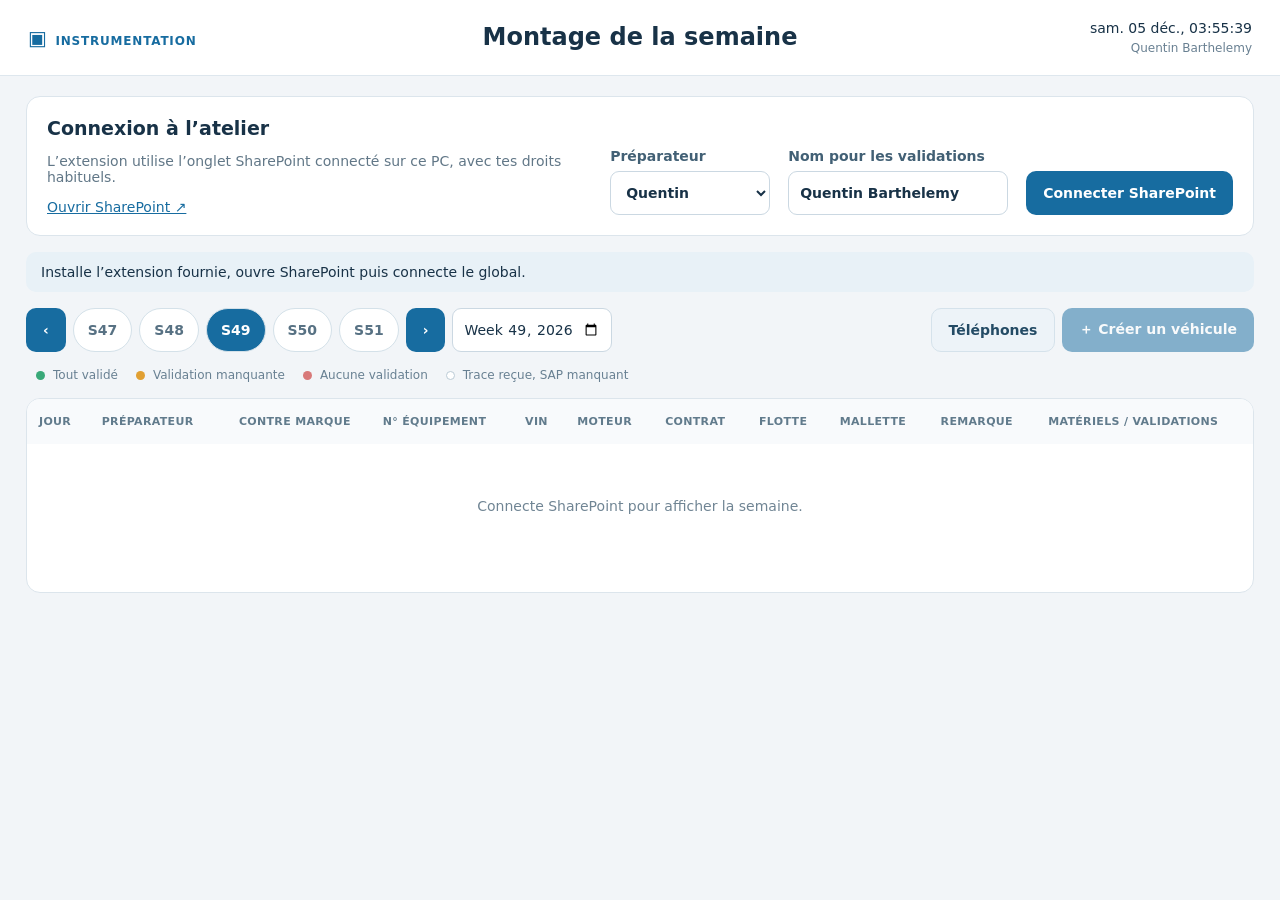
<file: global-web/index.html>
<!doctype html>
<html lang="fr"><head><meta charset="utf-8"><meta name="viewport" content="width=device-width,initial-scale=1"><meta name="referrer" content="no-referrer"><title>Instrumentation · Global</title><link rel="stylesheet" href="style.css"></head>
<body><header><div class="brand">▣ <span>INSTRUMENTATION</span></div><h1>Montage de la semaine</h1><div class="clock"><time id="clock"></time><span id="who"></span></div></header>
<main><section class="connection" id="setup"><div><h2>Connexion à l’atelier</h2><p>L’extension utilise l’onglet SharePoint connecté sur ce PC, avec tes droits habituels.</p><a href="https://shiftup.sharepoint.com/sites/Instrumentationpigeur" target="_blank" rel="noopener">Ouvrir SharePoint ↗</a></div><label>Préparateur<select id="operator"><option value="QUENTIN">Quentin</option><option value="LUCAS">Lucas</option><option value="THEO">Théo</option></select></label><label>Nom pour les validations<input id="fullName" value="Quentin Barthelemy" maxlength="80"></label><button id="connect">Connecter SharePoint</button></section>
<div id="status" role="status">Installe l’extension fournie, ouvre SharePoint puis connecte le global.</div>
<nav><div class="week-nav"><button id="prev" aria-label="Semaine précédente">‹</button><div id="weeks"></div><button id="next" aria-label="Semaine suivante">›</button><input id="week" type="week" aria-label="Choisir une semaine"></div><div class="actions"><button class="secondary" id="relayButton">Téléphones</button><button id="new" disabled>＋ Créer un véhicule</button></div></nav>
<div class="legend"><span class="dot green"></span>Tout validé <span class="dot amber"></span>Validation manquante <span class="dot red"></span>Aucune validation <span class="dot white"></span>Trace reçue, SAP manquant</div>
<div class="workspace"><section class="table-box"><div class="table-scroll"><table><thead><tr><th>Jour</th><th>Préparateur</th><th class="cm">Contre marque</th><th>N° équipement</th><th>VIN</th><th>Moteur</th><th>Contrat</th><th>Flotte</th><th>Mallette</th><th>Remarque</th><th>Matériels / validations</th></tr></thead><tbody id="rows"></tbody></table></div><p id="empty">Connecte SharePoint pour afficher la semaine.</p><footer><span id="count"></span><span id="sync"></span></footer></section><aside id="detail" hidden><button id="closeDetail" class="icon" aria-label="Fermer la fiche">×</button><div id="detailContent"></div></aside></div></main>
<dialog id="createDialog"><form id="createForm"><div class="dialog-head"><h2 id="formTitle">Créer un véhicule</h2><button type="button" data-close="createDialog" class="icon">×</button></div><div class="form-grid">
<label>Jour de montage<input id="date" type="date" required></label><label>Préparateur<select id="preparer"><option value="QUENTIN">Quentin</option><option value="LUCAS">Lucas</option><option value="THEO">Théo</option></select></label><label>Contre marque<input id="cm" maxlength="80" required></label><label>Numéro équipement<input id="equip" maxlength="255"></label><label>VIN<input id="vin" maxlength="255"></label><label>Moteur<input id="engine" maxlength="255"></label><label>Contrat<input id="contract" maxlength="255"></label><label>Flotte<input id="fleet" maxlength="255"></label><label class="wide">Remarque<textarea id="remark" maxlength="4000" rows="2"></textarea></label></div>
<div class="mode"><button type="button" id="manualMode" class="active secondary">✎ Manuel</button><button type="button" id="scanMode" class="secondary">▣ Scan téléphone</button></div>
<section id="manualFields"><label>Numéro de mallette<input id="manualCase" maxlength="255"></label><label>Code matériel</label><div class="inline"><input id="materialCode" maxlength="255" placeholder="Code référencé dans le stock"><button id="addMaterial" type="button" aria-label="Ajouter le matériel">＋</button></div><ul id="materialList"></ul></section>
<section id="scanFields" hidden><p>Le véhicule est enregistré avant l’envoi. Le téléphone reçoit sa contre marque ; il scanne puis valide le lot.</p><label>Envoyer à<select id="target"><option value="QUENTIN">Quentin</option><option value="LUCAS">Lucas</option><option value="THEO">Théo</option></select></label><p class="note">Ouvre le lien privé correspondant sur le téléphone et garde la page affichée.</p></section>
<p id="formStatus" role="status"></p><div class="dialog-actions"><button type="button" data-close="createDialog" class="secondary">Annuler</button><button id="saveVehicle" type="submit">Créer le véhicule</button></div></form></dialog>
<dialog id="relayDialog"><div class="dialog-head"><h2>Téléphones de l’atelier</h2><button data-close="relayDialog" class="icon">×</button></div><p>Une liaison privée par prénom. Elle reste utilisable 24 heures pour plusieurs véhicules.</p><label>Adresse du relais<input id="relayUrl" type="url" value="https://instrumentation-scan-relais.instrumentation-qb-2026.workers.dev"></label><label>Code privé ACCESS_KEY<input id="relayKey" type="password" autocomplete="off"></label><div id="phones"></div><p id="relayStatus" role="status"></p><textarea id="phoneLink" readonly hidden aria-label="Lien privé à ouvrir sur le téléphone"></textarea></dialog>
<dialog id="validationDialog"><form id="validationForm"><div class="dialog-head"><h2 id="validationTitle">Confirmer la validation</h2><button type="button" data-close="validationDialog" class="icon">×</button></div><p id="validationVehicle"></p><label>Initiales<input id="initials" required maxlength="8" pattern="[A-Za-zÀ-ÿ]{1,8}"></label><p>Cette validation sera enregistrée dans SharePoint avec la date et tes initiales.</p><p id="validationStatus" role="status"></p><button id="confirmValidation">Confirmer</button></form></dialog>
<script src="workflow.js"></script><script src="sp-api.js"></script><script src="logic.js"></script><script src="app.js"></script></body></html>
</file>
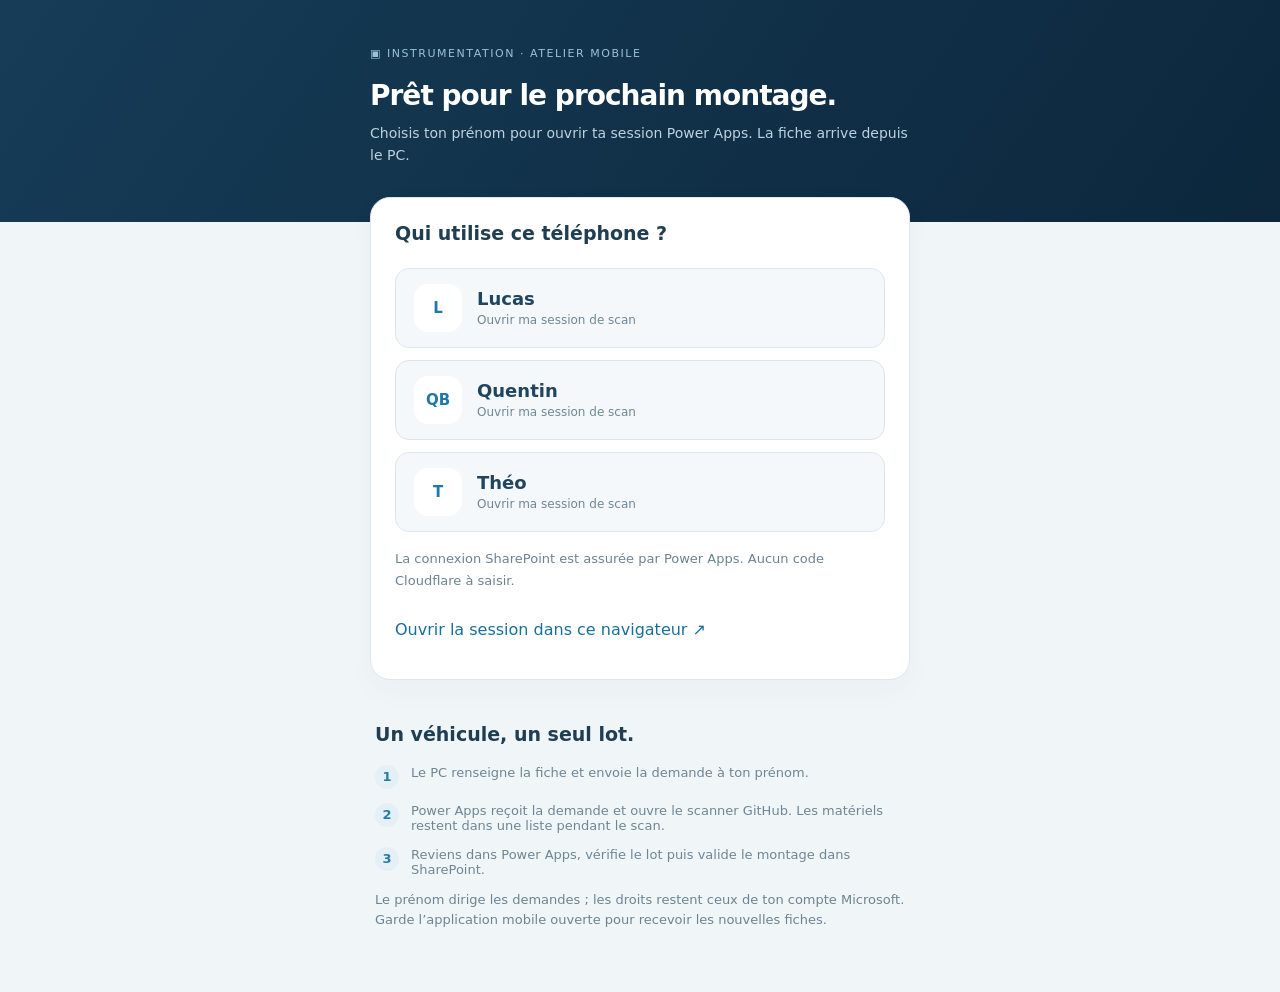
<file: mobile.html>
<!doctype html><html lang="fr"><head><meta charset="utf-8"><meta name="viewport" content="width=device-width,initial-scale=1,viewport-fit=cover"><meta name="theme-color" content="#102e45"><title>Instrumentation · Atelier mobile</title><style>*{box-sizing:border-box}body{margin:0;font:16px system-ui;color:#203e52;background:#f0f5f8}header{background:linear-gradient(125deg,#163c57,#0c273c);padding:42px 24px 55px;color:white}header div{max-width:540px;margin:auto}header small{letter-spacing:.14em;font-size:11px;color:#9bc1d9}h1{font-size:28px;font-weight:650;letter-spacing:-.035em;margin:18px 0 10px}p{line-height:1.6;color:#6c8393}header p{color:#bdd1df;font-size:14px;margin:0}main{padding:0 20px 30px;max-width:580px;margin:auto}.card{padding:24px;background:white;border:1px solid #dce7ef;border-radius:20px;box-shadow:0 10px 30px #12314a08;margin-top:-25px}h2{font-size:19px;margin:0}.names{display:grid;gap:12px;margin:24px 0 16px}button{font:inherit;min-height:80px;border:1px solid #d9e6ef;border-radius:14px;display:flex;align-items:center;gap:15px;text-align:left;padding:15px 18px;background:#f4f8fb;color:#20455e;cursor:pointer}button span{width:48px;height:48px;display:grid;place-items:center;border-radius:14px;background:white;font-size:15px;font-weight:750;color:#2078a8}button strong{font-size:18px;font-weight:650}button small{display:block;color:#6e8798;font-size:12px;margin-top:4px}a{color:#176f9f;text-decoration:none}.note{font-size:13px}.bottom{margin-top:25px;padding:18px 5px}.steps{display:grid;gap:14px;margin-top:20px}.steps div{display:flex;gap:12px;font-size:13px;color:#6e8595}.steps b{width:24px;height:24px;border-radius:50%;background:#e5f0f6;color:#277ca5;display:grid;place-items:center;flex-shrink:0}#fallback{display:block;padding:12px 0;line-height:1.6}#status{font-size:13px;line-height:1.7}@media(max-width:380px){header{padding:32px 20px 48px}.card{padding:20px}h1{font-size:25px}}</style></head><body><header><div><small>▣ INSTRUMENTATION · ATELIER MOBILE</small><h1>Prêt pour le prochain montage.</h1><p>Choisis ton prénom pour ouvrir ta session Power Apps. La fiche arrive depuis le PC.</p></div></header><main><section class="card"><h2>Qui utilise ce téléphone ?</h2><div class="names"><button data-person="LUCAS"><span>L</span><div><strong>Lucas</strong><small>Ouvrir ma session de scan</small></div></button><button data-person="QUENTIN"><span>QB</span><div><strong>Quentin</strong><small>Ouvrir ma session de scan</small></div></button><button data-person="THEO"><span>T</span><div><strong>Théo</strong><small>Ouvrir ma session de scan</small></div></button></div><p id="status" role="status">La connexion SharePoint est assurée par Power Apps. Aucun code Cloudflare à saisir.</p><a id="fallback" hidden>Ouvrir la session dans ce navigateur ↗</a></section><section class="bottom"><h2>Un véhicule, un seul lot.</h2><div class="steps"><div><b>1</b><span>Le PC renseigne la fiche et envoie la demande à ton prénom.</span></div><div><b>2</b><span>Power Apps reçoit la demande et ouvre le scanner GitHub. Les matériels restent dans une liste pendant le scan.</span></div><div><b>3</b><span>Reviens dans Power Apps, vérifie le lot puis valide le montage dans SharePoint.</span></div></div><p class="note">Le prénom dirige les demandes ; les droits restent ceux de ton compte Microsoft. Garde l’application mobile ouverte pour recevoir les nouvelles fiches.</p></section></main><script>'use strict';const APP='e62876c3-7682-44d7-8c22-82b482702cc8',TENANT='d852d5cd-724c-4128-8812-ffa5db3f8507';document.querySelectorAll('[data-person]').forEach(button=>button.onclick=()=>{const person=button.dataset.person,p=new URLSearchParams({tenantId:TENANT,scanStation:person,restartApp:'true'}),web=new URL('https://apps.powerapps.com/play/e/default-'+TENANT+'/a/'+APP);web.search=new URLSearchParams({tenantId:TENANT,scanStation:person});const fallback=document.getElementById('fallback');fallback.href=web.href;fallback.hidden=false;document.getElementById('status').textContent='Ouverture de la session '+person+'. Si Power Apps ne s’ouvre pas, utilise le lien ci-dessous.';location.href='ms-apps:///providers/Microsoft.PowerApps/apps/'+APP+'?'+p});</script></body></html>
</file>
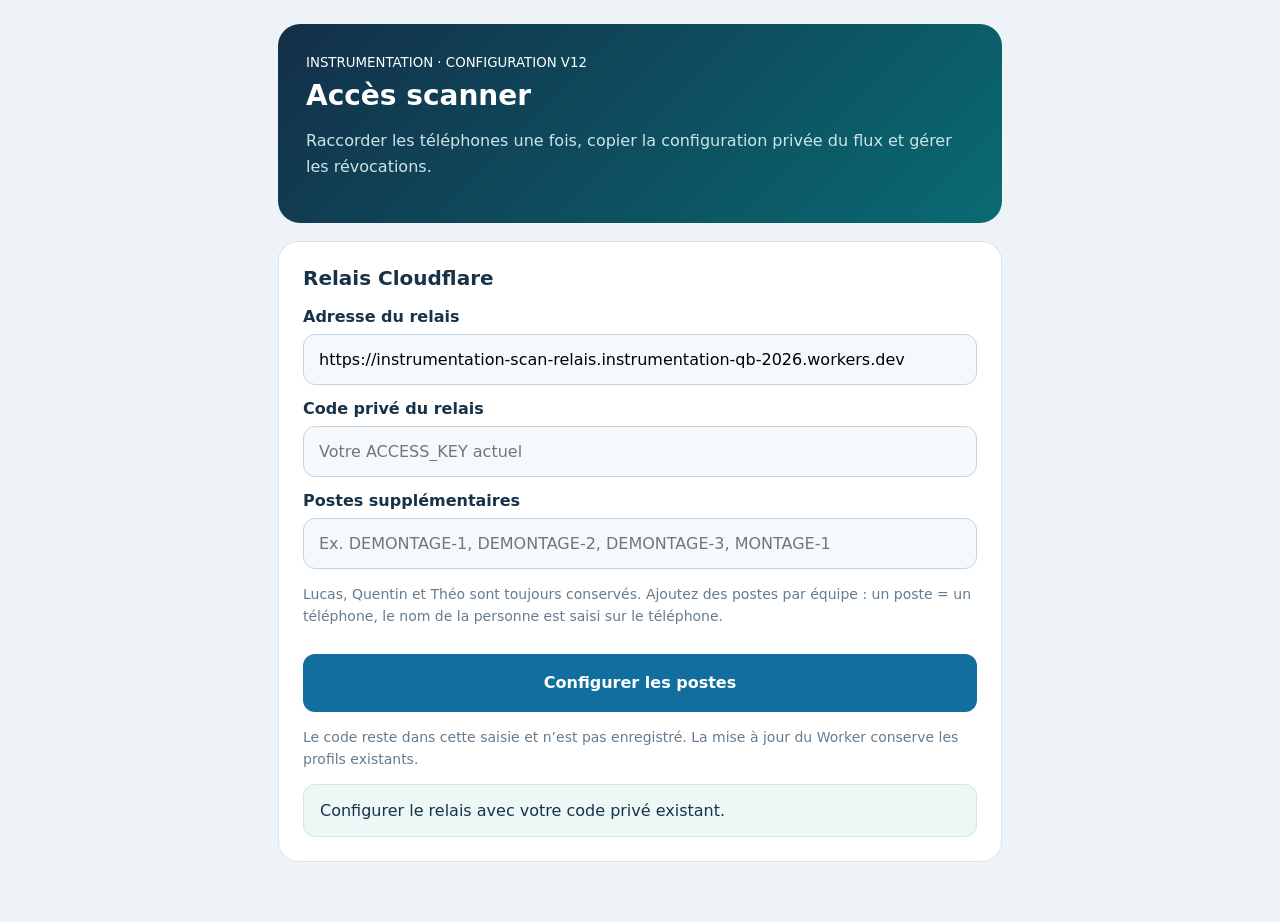
<file: scan-relais/acces-scanner.html>
<!doctype html><html lang="fr"><head><meta charset="utf-8"><meta name="viewport" content="width=device-width,initial-scale=1"><meta name="referrer" content="no-referrer"><title>Accès scanner — Instrumentation</title><style>*{box-sizing:border-box}body{margin:0;background:#eef3f8;color:#173249;font:16px system-ui,sans-serif}main{max-width:760px;margin:auto;padding:24px 18px 60px}header{background:linear-gradient(135deg,#132f49,#096b72);color:#fff;padding:28px;border-radius:22px}header p{color:#cee4e9;line-height:1.6}h1{margin:8px 0;font-size:28px}section{background:white;border:1px solid #d8e4ed;border-radius:20px;padding:24px;margin-top:18px}h2{font-size:20px;margin-top:0}label{display:block;margin:14px 0 8px;font-weight:650}input,textarea,button{font:inherit;width:100%;padding:15px;border-radius:12px;border:1px solid #c4d4e0}input{background:#f6f9fb;min-width:0}button{border:0;background:#116e9e;color:white;font-weight:750;min-height:58px;margin-top:12px;cursor:pointer}button:disabled{opacity:.45}.secondary{background:#eaf2f7;color:#21445c}.danger{background:#fff0f1;color:#b94150}.note{font-size:14px;line-height:1.6;color:#657c8f}#status{white-space:pre-wrap;overflow-wrap:anywhere;padding:16px;background:#ecf7f6;border:1px solid #cee7e3;border-radius:12px}.profiles{display:grid;grid-template-columns:repeat(3,1fr);gap:10px}.profiles div{background:#f5f8fb;border:1px solid #d8e6ef;border-radius:14px;padding:16px}.profiles button{min-height:45px;font-size:13px;padding:12px 7px}textarea{font:12px ui-monospace,monospace;min-height:150px;overflow-wrap:anywhere;background:#f6f9fb}@media(max-width:500px){.profiles{grid-template-columns:1fr}section,header{padding:20px}main{padding:12px}}</style></head><body><main><header><small>INSTRUMENTATION · CONFIGURATION V12</small><h1>Accès scanner</h1><p>Raccorder les téléphones une fois, copier la configuration privée du flux et gérer les révocations.</p></header><section><h2>Relais Cloudflare</h2><label for="url">Adresse du relais</label><input id="url" type="url" value="https://instrumentation-scan-relais.instrumentation-qb-2026.workers.dev"><label for="access">Code privé du relais</label><input id="access" type="password" autocomplete="off" placeholder="Votre ACCESS_KEY actuel"><label for="extra">Postes supplémentaires</label><input id="extra" autocomplete="off" placeholder="Ex. DEMONTAGE-1, DEMONTAGE-2, DEMONTAGE-3, MONTAGE-1"><p class="note">Lucas, Quentin et Théo sont toujours conservés. Ajoutez des postes par équipe : un poste = un téléphone, le nom de la personne est saisi sur le téléphone.</p><button id="connect">Configurer les postes</button><p class="note">Le code reste dans cette saisie et n’est pas enregistré. La mise à jour du Worker conserve les profils existants.</p><div id="status" role="status">Préparation des accès…</div></section><section id="ready" hidden><h2>Téléphone HTML</h2><button id="phoneLink">Copier le lien des téléphones MONTAGE</button><button id="phoneLinkDem" style="background:#c2570c">Copier le lien des téléphones DÉMONTAGE</button><p class="note">Ouvrir le lien de l’équipe une fois sur chaque téléphone. Le lien DÉMONTAGE ne donne accès qu’aux postes DEMONTAGE. Les accès sont privés.</p><h2 style="margin-top:25px">Noms proposés sur les téléphones</h2><textarea id="ops" style="font:14px system-ui,sans-serif;min-height:110px" placeholder="Un nom par ligne (facultatif)"></textarea><button class="secondary" id="saveOps">Enregistrer les noms proposés</button><p class="note">Les opérateurs peuvent aussi taper un nom absent de la liste. La liste de référence reste celle de SharePoint (INST_Operateurs).</p><h2 style="margin-top:25px">Relier Power Automate une seule fois</h2><p class="note">Copier cette configuration puis la coller dans l’action <strong>ProfilsScanner</strong> du flux V10.1. Les liens contiennent les clés de lecture privées du relais : les garder dans le flux, pas sur GitHub.</p><button class="secondary" id="copyConfig">Copier la configuration ProfilsScanner</button><textarea id="copyFallback" readonly hidden></textarea><div class="profiles" id="profiles" style="margin-top:20px"></div></section></main><script src="acces-scanner.js?v=12"></script></body></html>
</file>
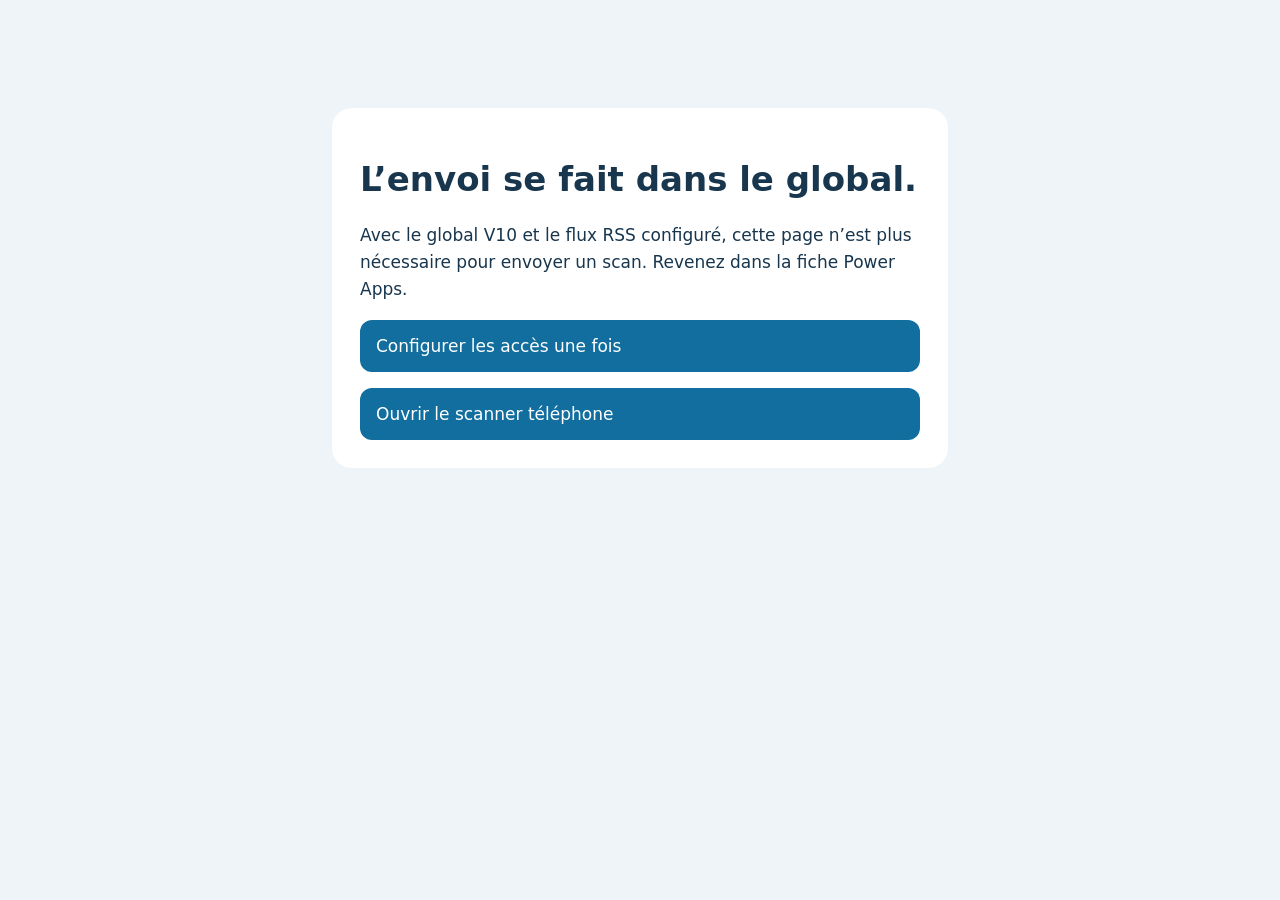
<file: scan-relais/liaison.html>
<!doctype html><html lang="fr"><head><meta charset="utf-8"><meta name="viewport" content="width=device-width,initial-scale=1"><title>Instrumentation — liaison V10</title><style>body{margin:0;background:#eff4f8;color:#18364d;font:17px system-ui}main{max-width:560px;margin:12vh auto;padding:28px;background:white;border-radius:20px}a{display:block;background:#116e9e;color:white;padding:16px;border-radius:12px;text-decoration:none;margin-top:16px}p{line-height:1.6}</style></head><body><main><h1>L’envoi se fait dans le global.</h1><p>Avec le global V10 et le flux RSS configuré, cette page n’est plus nécessaire pour envoyer un scan. Revenez dans la fiche Power Apps.</p><a href="acces-scanner.html?v=10.2">Configurer les accès une fois</a><a href="telephone.html?v=10.2">Ouvrir le scanner téléphone</a></main></body></html>
</file>
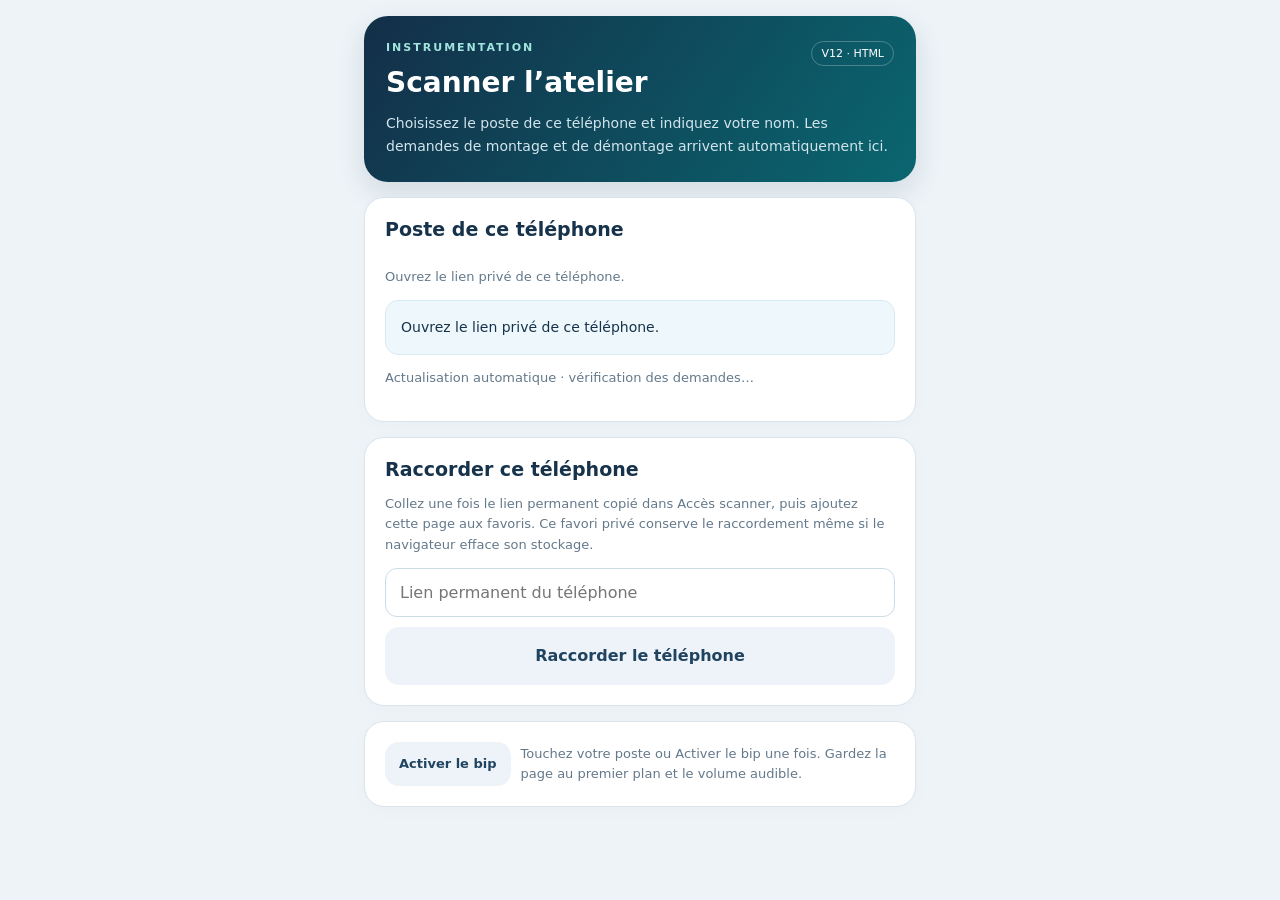
<file: scan-relais/telephone.html>
<!doctype html>
<html lang="fr">
<head>
<meta charset="utf-8">
<meta name="viewport" content="width=device-width,initial-scale=1,viewport-fit=cover">
<meta name="referrer" content="no-referrer">
<meta name="theme-color" content="#12384f">
<title>Instrumentation — scanner mobile</title>
<style>
*{box-sizing:border-box}body{margin:0;background:#edf3f7;color:#17334b;font:16px system-ui,-apple-system,sans-serif}
main{max-width:580px;margin:auto;padding:16px 14px max(30px,env(safe-area-inset-bottom))}
header{padding:25px 22px;border-radius:24px;background:linear-gradient(125deg,#132f48,#0a6670);color:#fff;box-shadow:0 10px 28px #16374c20}
.eyebrow{font-size:11px;letter-spacing:2px;font-weight:750;text-transform:uppercase;color:#a2e4df}.version{float:right;font-size:11px;padding:5px 9px;border:1px solid #ffffff40;border-radius:20px}h1{font-size:28px;line-height:1.15;margin:13px 0}header p{font-size:14px;line-height:1.6;color:#d2e4ec;margin:0}
section{background:#fff;border:1px solid #d9e4ed;border-radius:20px;padding:20px;margin-top:15px;box-shadow:0 4px 20px #17314605}h2{font-size:19px;margin:0 0 14px}.names{display:grid;grid-template-columns:repeat(3,1fr);gap:8px}
button{font:inherit;cursor:pointer;border:0;border-radius:14px;padding:15px 12px;font-weight:750;min-height:58px;background:#edf3f8;color:#204460}button:disabled{opacity:.5;cursor:default}.names button{min-height:86px;display:grid;justify-items:center;gap:7px;font-size:15px}.names span{display:grid;place-items:center;background:#dae7f0;border-radius:50%;width:27px;height:27px;font-size:12px}.names .active{background:#126d9a;color:#fff;box-shadow:0 5px 12px #136b9e20}.names .active span{background:#ffffff25}
.hint{font-size:13px;color:#64798b;line-height:1.55}#status{padding:15px;border-radius:13px;background:#eef7fb;border:1px solid #d8eaf5;font-size:14px;line-height:1.65;white-space:pre-wrap;overflow-wrap:anywhere}.utility{display:flex;align-items:center;gap:10px}.utility button{min-height:44px;padding:11px 14px;font-size:13px;white-space:nowrap}.utility p{margin:0;flex:1}#refresh{width:100%;background:#fff;border:1px solid #dce7ef;margin-top:10px;min-height:42px;font-size:13px;font-weight:650}
.actions{display:grid;gap:10px}.primary{display:flex;align-items:center;justify-content:center;gap:13px;background:#126fa2;color:#fff;min-height:78px;font-size:18px}.primary svg{width:24px;height:24px;flex:none}.finish{background:#08836d;color:white;min-height:72px;font-size:17px;width:100%;margin-top:4px}#case{border:1px solid #cbdce7;background:#f0f6fa}
.item{display:flex;align-items:center;gap:12px;padding:15px 12px;border-radius:14px;background:#f8fbfd;border:1px solid #dfe9ef;margin-top:9px}.check{background:#e4f5ee;color:#0b8567;border-radius:50%;width:29px;height:29px;line-height:29px;text-align:center;flex:none}.item-detail{min-width:0;flex:1}.item-detail strong{display:block;font-size:14px;line-height:1.45;overflow-wrap:anywhere}.item-detail small{display:block;font:12px ui-monospace,monospace;color:#667d90;overflow-wrap:anywhere;margin-top:5px}.item button{min-height:42px;padding:8px 12px;color:#b34250;background:#fdeff1}
.summary{display:flex;gap:8px;flex-wrap:wrap;margin:15px 0}.summary span{font-size:12px;font-weight:700;border:1px solid #d8e6ef;border-radius:100px;padding:8px 10px;color:#4b657a}.receipt{border-color:#c7e7da;background:#f2fbf7}.receipt h2{color:#167556;font-size:17px;overflow-wrap:anywhere}.receipt p{color:#53746a;margin-bottom:0}.anomaly{border-color:#ecc19d;background:#fff8f0}.anomaly p{white-space:pre-wrap}
.names button.dem{background:#fff1e6;color:#8a3f00}.names .dem.active{background:#c2570c;color:#fff}body.dem header{background:linear-gradient(125deg,#5a2a06,#c2570c)}body.dem #task .eyebrow{color:#c2570c!important}body.dem .primary{background:#c2570c}body.dem .finish{background:#9a3412}.operator input{width:100%;font:inherit;padding:14px;border:1px solid #cbdce7;border-radius:12px;background:#f6f9fb}.self input{width:100%;font:inherit;padding:14px;border:1px solid #f0c9a6;border-radius:12px;background:#fffaf5;margin-bottom:10px}.self button{width:100%;background:#c2570c;color:#fff}#selfCancel{width:100%;margin-top:10px;background:#fdeff1;color:#b34250;min-height:46px;font-size:14px}
iframe{position:fixed;inset:0;width:100%;height:100dvh;border:0;background:#071a2e;z-index:20}[hidden]{display:none!important}
.names{grid-template-columns:repeat(auto-fill,minmax(96px,1fr))}
@media(max-width:360px){main{padding:10px}section{padding:16px}header{padding:22px 18px}.names button{font-size:14px;padding:12px 5px}h1{font-size:25px}.utility{align-items:flex-start}.utility button{padding:10px}}
</style>
</head>
<body>
<main>
  <header><span class="version">V12 · HTML</span><div class="eyebrow">Instrumentation</div><h1>Scanner l’atelier</h1><p>Choisissez le poste de ce téléphone et indiquez votre nom. Les demandes de montage et de démontage arrivent automatiquement ici.</p></header>
  <section>
    <h2>Poste de ce téléphone</h2>
    <div class="names" id="names"></div>
    <p class="hint" id="identity"></p><div id="status" role="status">Connexion au scanner…</div><p id="lastCheck" class="hint" role="status">Actualisation automatique · vérification des demandes…</p><button id="refresh" hidden>Vérifier</button>
  </section>
  <section id="operatorBox" class="operator" hidden><h2>Votre nom</h2><input id="operator" list="operators" autocomplete="off" maxlength="60" placeholder="Prénom NOM"><datalist id="operators"></datalist><p class="hint" id="operatorHint"></p></section>
  <section id="selfStart" class="self" hidden><h2>Nouveau démontage</h2><p class="hint">Saisissez la contre-marque si vous la connaissez, sinon laissez vide : le véhicule sera retrouvé sur le PC grâce aux matériels ou à la mallette.</p><input id="selfCm" autocomplete="off" maxlength="80" placeholder="Contre-marque (facultatif)"><button id="selfGo">Commencer un démontage</button></section>
  <section id="pair" hidden><h2>Raccorder ce téléphone</h2><p class="hint">Collez une fois le lien permanent copié dans Accès scanner, puis ajoutez cette page aux favoris. Ce favori privé conserve le raccordement même si le navigateur efface son stockage.</p><input id="pairLink" type="password" autocomplete="off" placeholder="Lien permanent du téléphone" style="width:100%;font:inherit;padding:14px;border:1px solid #cbdce7;border-radius:12px"><button id="pairConfirm" style="width:100%;margin-top:10px">Raccorder le téléphone</button></section><section class="utility"><button id="sound">Activer le bip</button><p class="hint" id="soundNote">Touchez votre poste ou Activer le bip une fois. Gardez la page au premier plan et le volume audible.</p></section>
  <section id="receipt" class="receipt" hidden><h2 id="receiptTitle">Lot envoyé</h2><p class="hint" id="receiptText"></p></section>
  <section id="feedback" class="anomaly" hidden><h2>Anomalie signalée sur le PC</h2><p id="feedbackText"></p><p class="hint">Le lot est conservé. Attendez la nouvelle demande de scan.</p></section>
  <section id="task" hidden>
    <div class="eyebrow" id="taskEyebrow" style="color:#118270">Véhicule reçu</div><h2 id="vehicle"></h2>
    <div class="summary"><span id="count">0 matériel</span><span id="caseNumber">Mallette : —</span></div>
    <div class="actions"><button class="primary" id="scan"><svg viewBox="0 0 24 24" fill="none" stroke="currentColor" stroke-width="2" aria-hidden="true"><path d="M8 3H3v5m13-5h5v5M3 16v5h5m13-5v5h-5M7 12h10"/></svg>Scanner les matériels</button><button id="case">▤ Scanner la mallette</button></div>
    <div id="items"></div><p class="hint" id="delivery"></p><button class="finish" id="finish">✓ Terminer le scan</button>
    <p class="hint">Après l’envoi, vous revenez à l’accueil. Le montage, le démontage et le stock sont confirmés sur le PC.</p><button id="selfCancel" hidden>Annuler ce démontage</button>
  </section>
</main>
<iframe id="scanner" allow="camera" title="Scanner matériel" hidden></iframe>
<script src="phone-alerts.js?v=11"></script><script src="telephone.js?v=12.1"></script>
</body>
</html>
</file>
<file: global-web/style.css>
*{box-sizing:border-box}body{margin:0;background:#f2f5f8;color:#183247;font:14px system-ui,-apple-system,Segoe UI,sans-serif}button,input,select,textarea{font:inherit}button{cursor:pointer;border:0;background:#176ca0;color:#fff;border-radius:10px;padding:12px 17px;font-weight:650;min-height:44px}button:hover{filter:brightness(.96)}button:disabled{opacity:.5;cursor:default}.secondary{background:#edf3f8;color:#244b65;border:1px solid #d5e2eb}.active{background:#176ca0!important;color:white!important}a{color:#176ca0}header{background:#fff;border-bottom:1px solid #dee7ee;padding:20px 28px;display:grid;grid-template-columns:1fr auto 1fr;align-items:center;gap:18px}.brand{font-weight:800;font-size:20px;color:#176ca0;letter-spacing:.04em}.brand span{font-size:12px}h1{font-size:24px;margin:0;text-align:center;line-height:1.3}h2{font-size:19px;margin:0 0 12px}h3{font-size:15px}.clock{display:flex;flex-direction:column;align-items:end;gap:5px;font-variant-numeric:tabular-nums}.clock span{font-size:12px;color:#698092}main{padding:20px 26px;max-width:2100px;margin:auto}.connection{display:flex;align-items:end;flex-wrap:wrap;gap:18px;background:#fff;border:1px solid #dce5ec;border-radius:14px;padding:20px;margin-bottom:16px}.connection>div{flex:1;min-width:250px}.connection p{color:#617787}.connection label{min-width:160px}label{display:block;font-weight:600;color:#426075}input,textarea,select{display:block;width:100%;margin-top:7px;border:1px solid #cbd8e2;border-radius:9px;padding:11px;background:white;color:#183247;min-height:44px}input:focus,select:focus,textarea:focus{outline:2px solid #8ac5e5;outline-offset:1px}#status{padding:12px 15px;border-radius:10px;background:#e8f1f7;margin-bottom:16px;white-space:pre-wrap}nav{display:flex;justify-content:space-between;gap:15px;align-items:center;flex-wrap:wrap;margin:15px 0}.week-nav,.actions,#weeks{display:flex;gap:7px;align-items:center}.week-nav{flex-wrap:wrap}#weeks button{border-radius:22px;background:white;color:#577183;border:1px solid #d4e1e9;padding:10px 14px}#week{width:160px;margin:0}.legend{display:flex;gap:8px;align-items:center;flex-wrap:wrap;color:#688092;font-size:12px;margin:16px 0}.dot{width:9px;height:9px;border-radius:50%;margin-left:10px}.dot.green{background:#39a979}.dot.amber{background:#e1a033}.dot.red{background:#d87979}.dot.white{background:white;border:1px solid #bbcbd6}.workspace{display:flex;gap:18px;align-items:start}.table-box{flex:1;min-width:0;background:white;border-radius:14px;border:1px solid #dce5ec;overflow:hidden}.table-scroll{overflow:auto;max-height:calc(100dvh - 290px)}table{border-collapse:separate;border-spacing:0;width:100%;font-size:13px;min-width:1100px}th{text-align:left;background:#f8fafc;color:#617b8c;font-size:11px;text-transform:uppercase;letter-spacing:.03em;padding:16px 12px;position:sticky;top:0;z-index:1;white-space:nowrap}td{padding:14px 12px;border-bottom:1px solid #ffffff99;max-width:170px;overflow:hidden;text-overflow:ellipsis;white-space:nowrap}.cm{text-align:center;font-weight:750}tr.vehicle{cursor:pointer;transition:filter .15s}tr.vehicle:hover{filter:brightness(.98)}tr.vehicle:focus{outline:3px solid #247ba9;outline-offset:-3px}tr.vehicle.selected{outline:2px solid #176ca0;outline-offset:-2px}tr.green{background:#e0f2e8}tr.amber{background:#fff0d8}tr.red{background:#fbe7e7}tr.white{background:#fff}td.summary{max-width:245px;white-space:normal;font-size:11px;line-height:1.6}td.summary small{display:block;color:#637a88}.pill{display:inline-flex;gap:4px;padding:3px 7px;border-radius:20px;font-size:11px;background:#ffffff99;margin-right:3px}.pill.ok{color:#267656}.pill.no{color:#a84f43}#empty{padding:40px;text-align:center;color:#708594}.table-box footer{padding:12px 18px;display:flex;justify-content:space-between;color:#708594;font-size:12px}aside{width:355px;flex-shrink:0;background:white;border:1px solid #dce5ec;border-radius:14px;padding:22px;position:sticky;top:18px;max-height:calc(100dvh - 50px);overflow:auto}.icon{font-size:24px;background:transparent;color:#577183;padding:0 8px;min-width:44px}#closeDetail{float:right}.subtitle{color:#698092;font-size:12px}.facts{display:grid;grid-template-columns:1fr 1fr;gap:13px;margin:20px 0}.facts span{display:block;font-size:11px;color:#8193a0;margin-bottom:4px}.facts strong{overflow-wrap:anywhere;font-weight:550}.validation{display:flex;align-items:center;gap:10px;padding:12px 0;border-bottom:1px solid #eef2f5}.validation .symbol{font-size:19px;color:#ad6d61;width:24px}.validation.done .symbol{color:#259263}.validation .text{flex:1;min-width:0}.validation small{display:block;color:#80919e;overflow-wrap:anywhere;margin-top:4px}.validation button{font-size:11px;min-height:36px;padding:8px}.material-card{padding:13px;border:1px solid #deE8ef;border-radius:10px;margin:9px 0;display:grid;gap:5px;overflow-wrap:anywhere}.material-card small{color:#718796}.material-card strong{color:#176ca0}.detail-actions{display:grid;gap:8px;margin-top:16px}.detail-actions select{margin-bottom:8px}dialog{border:1px solid #dce5ec;border-radius:18px;padding:24px;max-width:760px;width:calc(100% - 24px);max-height:calc(100dvh - 30px);overflow:auto;box-shadow:0 20px 100px #17344a33}dialog::backdrop{background:#16344977}dialog p{line-height:1.6;color:#657c8d}.dialog-head{display:flex;align-items:center;justify-content:space-between;gap:12px}.dialog-head h2{margin:0}.form-grid{display:grid;grid-template-columns:1fr 1fr;gap:16px;margin-top:20px}.wide{grid-column:1/-1}.dialog-actions,.mode{display:flex;gap:10px;justify-content:end;margin-top:22px}.mode{justify-content:start;margin-bottom:15px}.inline{display:flex;gap:8px;align-items:end}.inline input{flex:1}.inline button{width:48px;padding:8px}#materialList{list-style:none;padding:0}#materialList li{display:flex;align-items:center;justify-content:space-between;padding:6px 12px;background:#edf4f8;margin:7px 0;border-radius:10px;overflow-wrap:anywhere}#phones>div{margin:15px 0;padding:12px;background:#f3f7fa;border-radius:12px;display:flex;align-items:center;gap:8px;flex-wrap:wrap}#phones strong{margin-right:auto}#phones small{width:100%;color:#6a8191}.note{font-size:12px}[hidden]{display:none!important}@media(max-width:1150px){header{padding:18px;grid-template-columns:1fr 1fr}h1{grid-row:2;grid-column:1/-1;font-size:22px}.clock{grid-column:2;grid-row:1}main{padding:16px}.workspace{display:block}aside{position:fixed;right:0;top:0;width:min(420px,100%);height:100dvh;max-height:none;z-index:10;border-radius:0;box-shadow:-10px 0 80px #18324744}.table-scroll{max-height:65dvh}}@media(max-width:600px){.brand span{font-size:10px}.connection{padding:14px}.connection label,.connection button{width:100%}#weeks button{padding:9px 11px}#weeks button:nth-child(1),#weeks button:nth-child(5){display:none}#week{width:145px}.actions{width:100%}.actions button{flex:1}h1{font-size:20px}.form-grid{grid-template-columns:1fr}.wide{grid-column:auto}dialog{padding:18px}.dialog-actions{flex-wrap:wrap}.dialog-actions button{flex:1}td{padding:14px 10px}.table-scroll{max-height:60dvh}}
</file>
